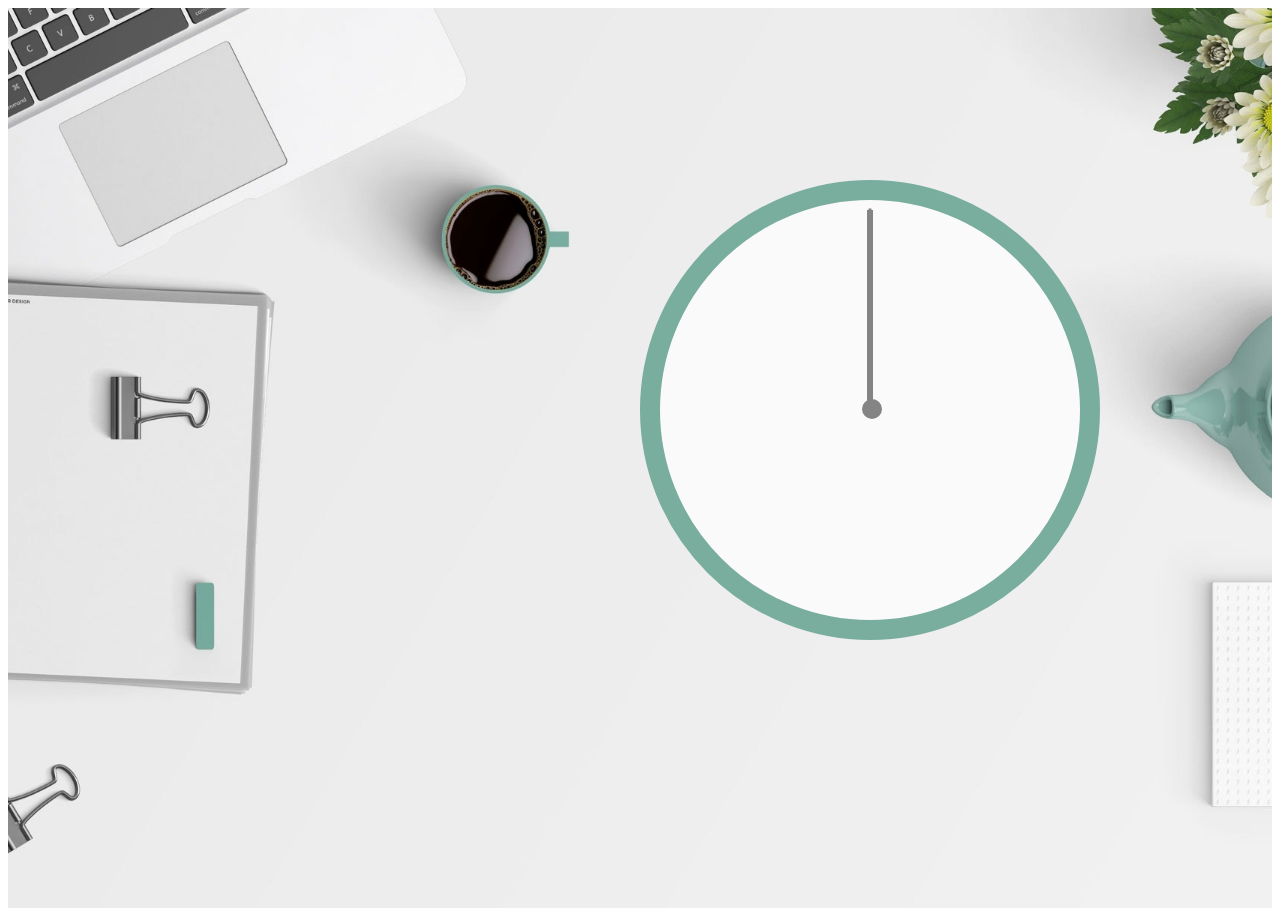
<file: js-clock2/js-clock.html>
<!DOCTYPE html>
<html lang="en" dir="ltr">
  <head>
    <meta charset="utf-8">
    <title>Clock</title>
  </head>
  <body>
    <div class="container" style="background: url('desk-top.jpg') center center; background-size: cover;">

      <div class="clock">
        <div class="clock-face">
          <div class="center"></div>
          <div class="hand hour-hand"></div>
          <div class="hand minute-hand"></div>
          <div class="hand second-hand"></div>
        </div>
      </div>

      <div class="digital-clock"></div>

    </div>

    <style>
      .container {
        height: 100vh;
      }

      .digital-clock {
        font-size: 5rem;
        text-align: center;
        font-family: arial;
        color: rgb(85, 85, 85);
      }

      .clock {
        height: 400px;
        width: 400px;
        border: 20px solid rgb(121, 174, 159);
        border-radius: 250px;
        background: rgba(255, 255, 255, 0.7);
        position: absolute;
        top: 20%;
        left: 50%;
        padding:10px;

      }

      .clock-face {
        position: relative;
        width: 100%;
        height: 100%;
        transform: translateY(-3px);
      }

      .center {
        height: 20px;
        width: 20px;
        border-radius: 10px;
        background: rgb(132, 132, 132);
        position: absolute;
        top: 48%;
        left: 48%;
        margin: 0 auto;
      }

      .hand {
        width: 50%;
        height: 6px;
        background: rgb(132, 132, 132);
        position: absolute;
        top: 50%;
        transform-origin: 100%;
        transform: rotate(90deg);
        transition: all 0.05s;
        transition-timing-function: cubic-bezier(0.1, 2.7, 0.58, 1);
      }

      .hour-hand {
        width: 35%;
        left: 15%;
      }

      .second-hand {
        height: 3px;
      }

      @media (max-width: 1025px) {
        .clock {
          height: 500px;
          width: 500px;
          border-radius: 300px;
          top: 40%;
          left: 30%;
        }

        .center {
          display: none;
        }

        .digital-clock {
          padding-top: 100px;
        }

      }
    </style>

    <script>

      const secondHand = document.querySelector('.second-hand');
      const minuteHand = document.querySelector('.minute-hand');
      const hourHand = document.querySelector('.hour-hand');

      function setDate() {
        const now = new Date();
        let seconds = now.getSeconds();
        const secondsDegrees = ((seconds/60) * 360) + 90;
        secondHand.style.transform = `rotate(${secondsDegrees}deg)`;

        let minutes = now.getMinutes();
        const minutesDegrees = ((minutes/60) * 360) +90;
        minuteHand.style.transform = `rotate(${minutesDegrees}deg)`;

        let hour = now.getHours();
        const hourDegrees = ((hour/12) * 360) + 90;
        hourHand.style.transform = `rotate(${hourDegrees}deg)`;

        if (seconds < 10) {
          seconds = `0${seconds}`;
        }
        if (minutes < 10) {
          minutes = `0${minutes}`;
        }
        if (hour < 10) {
          hour = `0${hour}`;
        }
        const digital = '<div class="digital">' + hour + ':' + minutes + ':' + seconds + '</div>';
        const digiClock = document.querySelector('.digital-clock');
        digiClock.innerHTML = digital;
      }

      setInterval(setDate, 1000);

    </script>
  </body>
</html>
</file>
